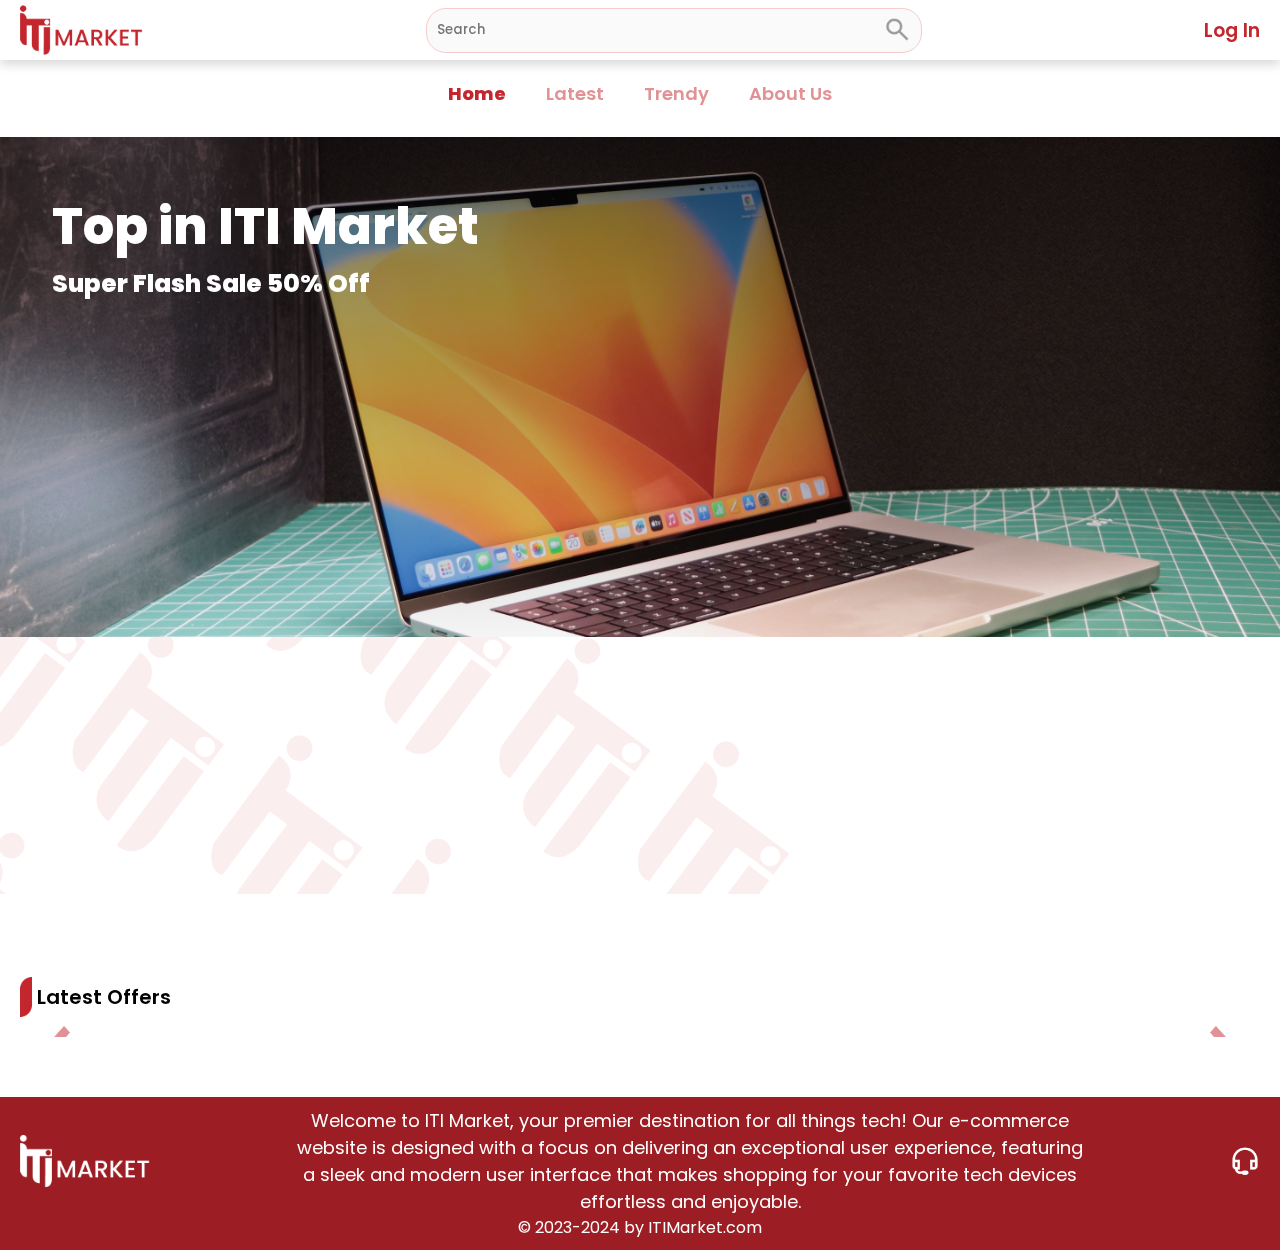
<file: index.html>
<!DOCTYPE html>
<html lang="en">
  <head>
    <meta charset="UTF-8" />
    <link rel="icon" type="image/x-icon" href="./Assets/favicon.png" />
    <meta name="viewport" content="width=device-width, initial-scale=1.0" />
    <link rel="stylesheet" href="./Styles/layouts.css" />
    <link rel="stylesheet" href="./Styles/home.css" />
    <link rel="stylesheet" href="./Styles/dialogue.css" />

    <link rel="preconnect" href="https://fonts.googleapis.com" />
    <link rel="preconnect" href="https://fonts.gstatic.com" crossorigin />
    <link
      href="https://fonts.googleapis.com/css2?family=Poppins:ital,wght@0,100;0,200;0,300;0,400;0,500;0,600;0,700;0,800;0,900;1,100;1,200;1,300;1,400;1,500;1,600;1,700;1,800;1,900&display=swap"
      rel="stylesheet" />
    <title>ITI Market</title>
  </head>
  <body>
    <!-- MaxWarning----------------------------->
    <div id="maxWarning">
      <img src="./Assets/warning.png" alt="" />
      <div id="loadBg"></div>
      <div id="load"></div>
    </div>
    <!---------------------------------------------->

    <!-- CartDialogue----------------------------->
    <div class="BackDark">
      <div class="CartDialogue">
        <img class="CartDialogue_Bg" src="./Assets/dialogueBg.png" />
        <p class="CartDialogue_title">Item Added to Cart Successfully!</p>
        <p class="CartDialogue_text">
          Your selection is now safe and sound in your cart. Ready to check out
          or continue shopping?
        </p>
        <img class="CartDialogue_icon" src="./Assets/CartDialogueIcon.png" />
        <button id="yourCart">Your Cart</button>
      </div>
    </div>
    <!---------------------------------------------->

    <!-- SignInDialogue----------------------------->
    <div class="BackDark2">
      <div class="CartDialogue">
        <img class="CartDialogue_Bg" src="./Assets/dialogueBg.png" />
        <p class="CartDialogue_title">Please sign in first</p>
        <p class="CartDialogue_text">
          Sign in for a seamless experience! Enjoy custom recommendations and
          exclusive benefits.
        </p>
        <img class="CartDialogue_icon" src="./Assets/SignDialogueIcon.png" />
        <button id="signInButton">Sign In</button>
      </div>
    </div>
    <!---------------------------------------------->

    <!-- Header ---------------------------------------------------->
    <header>
      <!-- logo -->
      <img src="./Assets/LOGO.png" height="50px" alt="ITI Market Logo" />

      <!-- searchBar -->
      <div id="searchBar">
        <input id="searchInput" type="search" placeholder="Search" />
        <img src="./Assets/search.png" />
        <div id="searchResults"></div>
      </div>

      <!-- headrActions -->
      <div id="headrActions">
        <span id="cartCounter">0</span>
        <a id="cartIcon" href="./Pages/cart.html">
          <img src="./Assets/cart.png" alt="profile" />
        </a>

        <a id="profileIcon" href="./Pages/profile.html">
          <img src="./Assets/profile.png" alt="profile" />
        </a>

        <p id="log">Log Out</p>
      </div>
    </header>
    <!-------------------------------------------------------------->

    <!-- NavBar ---------------------------------------------------->
    <nav>
      <a class="selected" href="/">Home</a>
      <a href="./Pages/latest.html">Latest</a>
      <a href="./Pages/trendy.html">Trendy</a>
      <a href="./Pages/aboutUs.html">About Us</a>
    </nav>
    <!-------------------------------------------------------------->
    <!-- responsive warning -->
    <img id="res" src="../Assets/responsive.png" />
    <!--  -->
    <main>
      <!-- background -->
      <img id="bg" src="./Assets/BG.png" alt="Background Image" />
      <!---->
      <!-- products -->
      <div id="Top">
        <img id="TopCover" src="./Assets/home2.png" alt="Promotion Image" />
        <div id="TopTitle">
          <span>Top in ITI Market</span>
          <span style="font-size: 25px">Super Flash Sale 50% Off</span>
        </div>
        <div id="topContainer"></div>
      </div>

      <!-- Latest section -->
      <div style="padding: 20px">
        <div id="latestTag">
          <img height="40px" src="./Assets/tag.png" alt="" />
          <p>Latest Offers</p>
        </div>

        <div id="latestProducts">
          <button class="arrow left-arrow" onclick="moveSlide(-1)">
            <img src="./Assets/left.png" />
          </button>
          <div id="latestContainer"></div>
          <button class="arrow right-arrow" onclick="moveSlide(1)">
            <img src="./Assets/right.png" />
          </button>
        </div>
      </div>
    </main>

    <!-- Footer ---------------------------------------------------->
    <footer>
      <div>
        <img src="./Assets/FooterLOGO.png" width="130px" alt="Footer Logo" />
        <p>
          Welcome to ITI Market, your premier destination for all things tech!
          Our e-commerce website is designed with a focus on delivering an
          exceptional user experience, featuring a sleek and modern user
          interface that makes shopping for your favorite tech devices
          effortless and enjoyable.
        </p>
        <img
          src="./Assets/customerService.png"
          alt="Customer Service"
          width="30px" />
      </div>
      <p>&copy; 2023-2024 by ITIMarket.com</p>
    </footer>
    <!-------------------------------------------------------------->
    <script src="./Scripts/Cart.js"></script>
    <script src="./Scripts/SearchBar.js"></script>
    <script src="./Scripts/Dialogue.js"></script>
    <script src="./Scripts/Home.js"></script>
  </body>
</html>
</file>
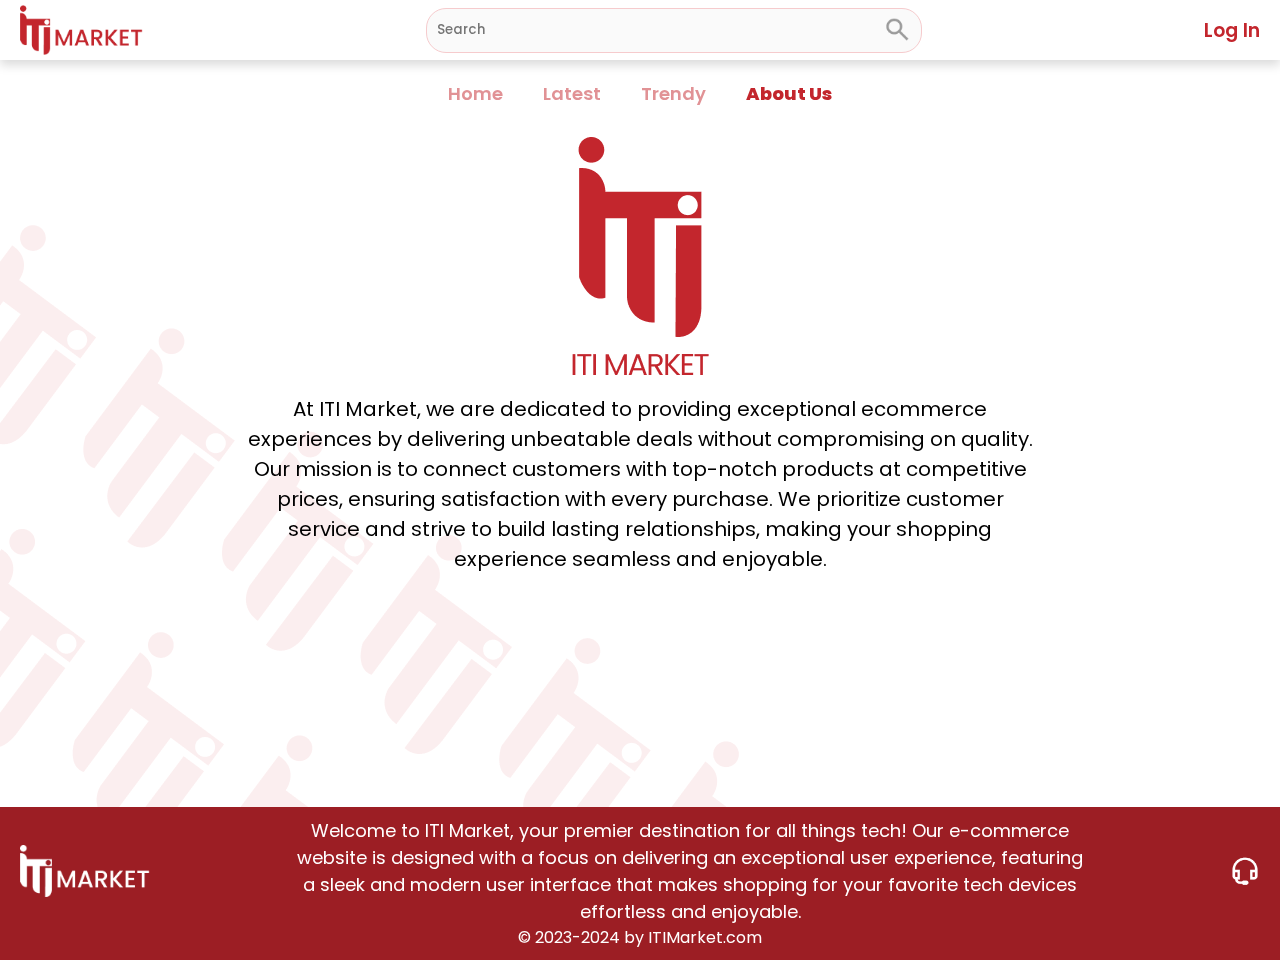
<file: Pages/aboutUs.html>
<!DOCTYPE html>
<html lang="en">
  <head>
    <meta charset="UTF-8" />
    <link rel="icon" type="image/x-icon" href="./Assets/favicon.png" />
    <meta name="viewport" content="width=device-width, initial-scale=1.0" />
    <!-- styles -->
    <link rel="stylesheet" href="../Styles/layouts.css" />
    <!-- poppins font -->
    <link rel="preconnect" href="https://fonts.googleapis.com" />
    <link rel="preconnect" href="https://fonts.gstatic.com" crossorigin />
    <link
      href="https://fonts.googleapis.com/css2?family=Poppins:ital,wght@0,100;0,200;0,300;0,400;0,500;0,600;0,700;0,800;0,900;1,100;1,200;1,300;1,400;1,500;1,600;1,700;1,800;1,900&display=swap"
      rel="stylesheet" />

    <title>ITI Market</title>
  </head>
  <body>
    <!-- Header ---------------------------------------------------->
    <header>
      <!-- logo -->
      <img src="../Assets/LOGO.png" height="50px" alt="" />
      <!-- searchBar -->
      <div id="searchBar">
        <input id="searchInput" type="search" placeholder="Search" />
        <img src="../Assets/search.png" />
        <div id="searchResults"></div>
      </div>
      <!-- headrActions -->
      <div id="headrActions">
        <span id="cartCounter">1</span>
        <a id="cartIcon" href="./cart.html">
          <img src="../Assets/cart.png" alt="profile" />
        </a>

        <a id="profileIcon" href="./profile.html">
          <img src="../Assets/profile.png" alt="profile" />
        </a>
        <p id="log">Log Out</p>
      </div>
    </header>
    <!-------------------------------------------------------------->

    <!-- NavBar ---------------------------------------------------->
    <nav>
      <a href="../index.html">Home</a>
      <a href="./latest.html">Latest</a>
      <a href="./trendy.html">Trendy</a>
      <a class="selected" href="/">About Us</a>
    </nav>
    <!-------------------------------------------------------------->

    <!-- responsive warning -->
    <img id="res" src="../Assets/responsive.png" />
    <!--  -->

    <main style="text-align: center">
      <!-- backgroubd -->
      <img id="bg" src="../Assets/BG.png" />
      <!---->

      <img src="../Assets/aboutUs.png" alt="" />
      <p style="max-width: 800px; margin: auto; font-size: 20px">
        At ITI Market, we are dedicated to providing exceptional ecommerce
        experiences by delivering unbeatable deals without compromising on
        quality. Our mission is to connect customers with top-notch products at
        competitive prices, ensuring satisfaction with every purchase. We
        prioritize customer service and strive to build lasting relationships,
        making your shopping experience seamless and enjoyable.
      </p>
    </main>

    <!-- Footer ---------------------------------------------------->
    <footer>
      <div>
        <img src="../Assets/FooterLOGO.png" width="130px" />
        <p>
          Welcome to ITI Market, your premier destination for all things tech!
          Our e-commerce website is designed with a focus on delivering an
          exceptional user experience, featuring a sleek and modern user
          interface that makes shopping for your favorite tech devices
          effortless and enjoyable.
        </p>
        <img
          src="../Assets/customerService.png"
          alt="customerService"
          width="30px" />
      </div>
      <p>© 2023-2024 by ITIMarket.com</p>
    </footer>
    <!-------------------------------------------------------------->
  </body>
  <script src="../Scripts/SearchBar.js"></script>
</html>
</file>
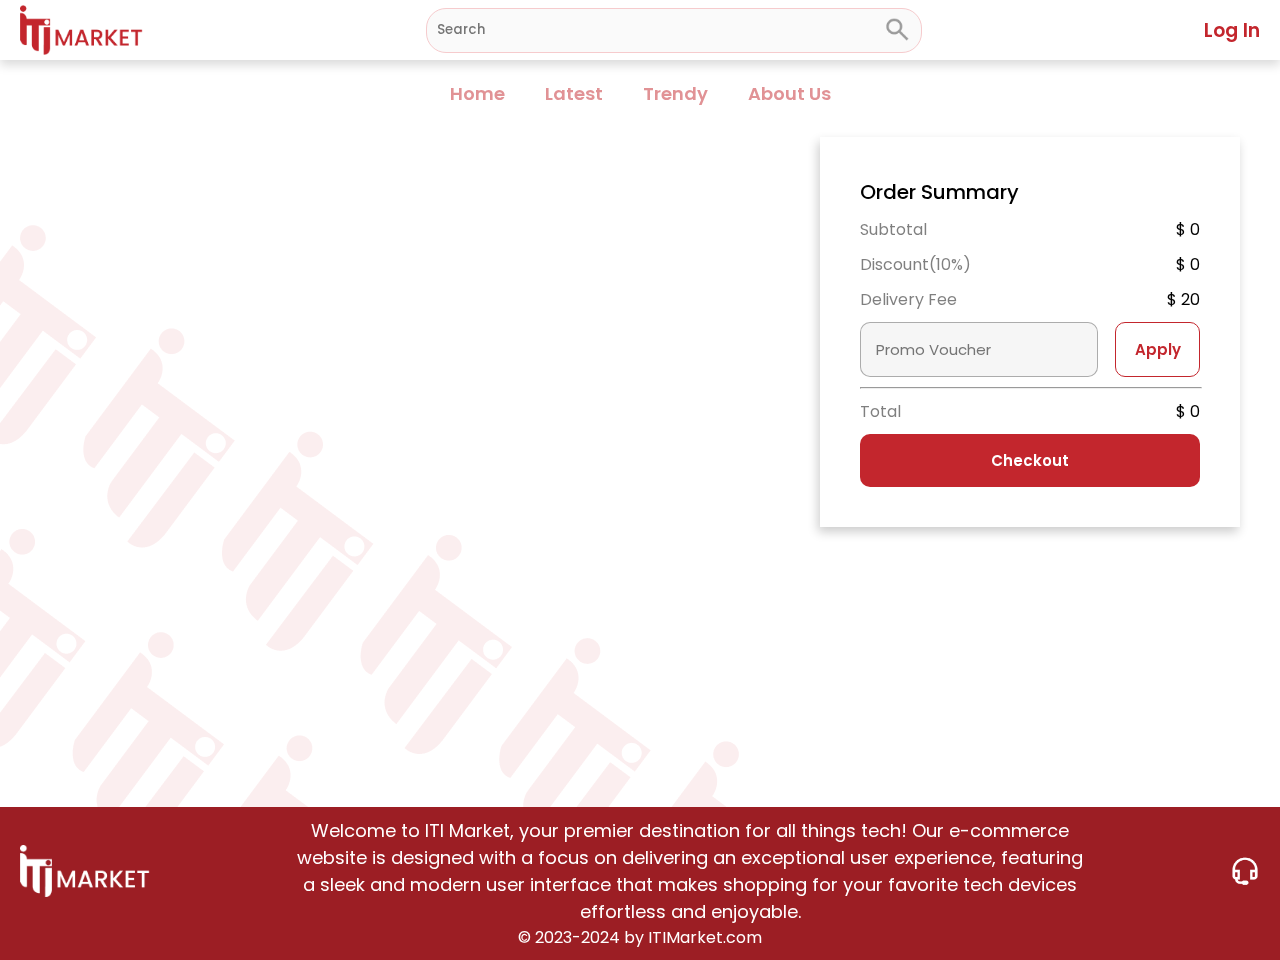
<file: Pages/cart.html>
<!DOCTYPE html>
<html lang="en">
  <head>
    <meta charset="UTF-8" />
    <link rel="icon" type="image/x-icon" href="../Assets/favicon.png" />
    <meta name="viewport" content="width=device-width, initial-scale=1.0" />
    <link rel="stylesheet" href="../Styles/dialogue.css" />
    <link rel="stylesheet" href="../Styles/cart.css" />
    <link rel="stylesheet" href="../Styles/layouts.css" />
    <link rel="preconnect" href="https://fonts.googleapis.com" />
    <link rel="preconnect" href="https://fonts.gstatic.com" crossorigin />
    <link
      href="https://fonts.googleapis.com/css2?family=Poppins:ital,wght@0,100;0,200;0,300;0,400;0,500;0,600;0,700&display=swap"
      rel="stylesheet" />
    <title>ITI Market</title>
  </head>
  <body>
    <!-- MaxWarning----------------------------->
    <div id="maxWarning">
      <img src="../Assets/warning.png" alt="" />
      <div id="loadBg"></div>
      <div id="load"></div>
    </div>
    <!---------------------------------------------->

    <!-- Header ---------------------------------------------------->
    <header>
      <!-- logo -->
      <img src="../Assets/LOGO.png" height="50px" alt="" />
      <!-- searchBar -->
      <div id="searchBar">
        <input id="searchInput" type="search" placeholder="Search" />
        <img src="../Assets/search.png" />
        <div id="searchResults"></div>
      </div>
      <!-- headrActions -->
      <div id="headrActions">
        <span id="cartCounter">1</span>
        <a id="cartIcon" href="./cart.html">
          <img src="../Assets/cart.png" alt="profile" />
        </a>

        <a id="profileIcon" href="./profile.html">
          <img src="../Assets/profile.png" alt="profile" />
        </a>

        <p id="log">Log Out</p>
      </div>
    </header>
    <!-------------------------------------------------------------->
    <nav>
      <a href="../index.html">Home</a>
      <a href="../Pages/latest.html">Latest</a>
      <a href="../Pages/trendy.html">Trendy</a>
      <a href="../Pages/aboutUs.html">About Us</a>
    </nav>

    <!-- responsive warning -->
    <img id="res" src="../Assets/responsive.png" />
    <!--  -->

    <main>
      <!-- backgroubd -->
      <img id="bg" src="../Assets/BG.png" />
      <!---->

      <!-- cartList -->
      <div id="cartList"></div>

      <!-- orderSummary -->
      <div id="orderSummary">
        <p class="orderSummary_title">Order Summary</p>

        <div class="orderSummary_item">
          <span>Subtotal</span> <span id="subTotal">$ 201</span>
        </div>

        <div class="orderSummary_item">
          <span>Discount(10%)</span> <span id="afterDiscount">$ 21</span>
        </div>

        <div class="orderSummary_item">
          <span>Delivery Fee</span> <span>$ 20</span>
        </div>

        <div class="orderSummary_item">
          <input type="text" placeholder="Promo Voucher" />
          <button>Apply</button>
        </div>
        <hr />
        <div class="orderSummary_item">
          <span>Total</span> <span id="finalTotal">$ 21</span>
        </div>

        <button id="checkout">Checkout</button>
      </div>
    </main>

    <footer>
      <div>
        <img src="../Assets/FooterLOGO.png" width="130px" alt="Footer Logo" />
        <p>
          Welcome to ITI Market, your premier destination for all things tech!
          Our e-commerce website is designed with a focus on delivering an
          exceptional user experience, featuring a sleek and modern user
          interface that makes shopping for your favorite tech devices
          effortless and enjoyable.
        </p>
        <img
          src="../Assets/customerService.png"
          alt="Customer Service"
          width="30px" />
      </div>
      <p>&copy; 2023-2024 by ITIMarket.com</p>
    </footer>
  </body>
  <script src="../Scripts/Dialogue.js"></script>
  <script src="../Scripts/Cart.js"></script>
  <script src="../Scripts/SearchBar.js"></script>
</html>
</file>
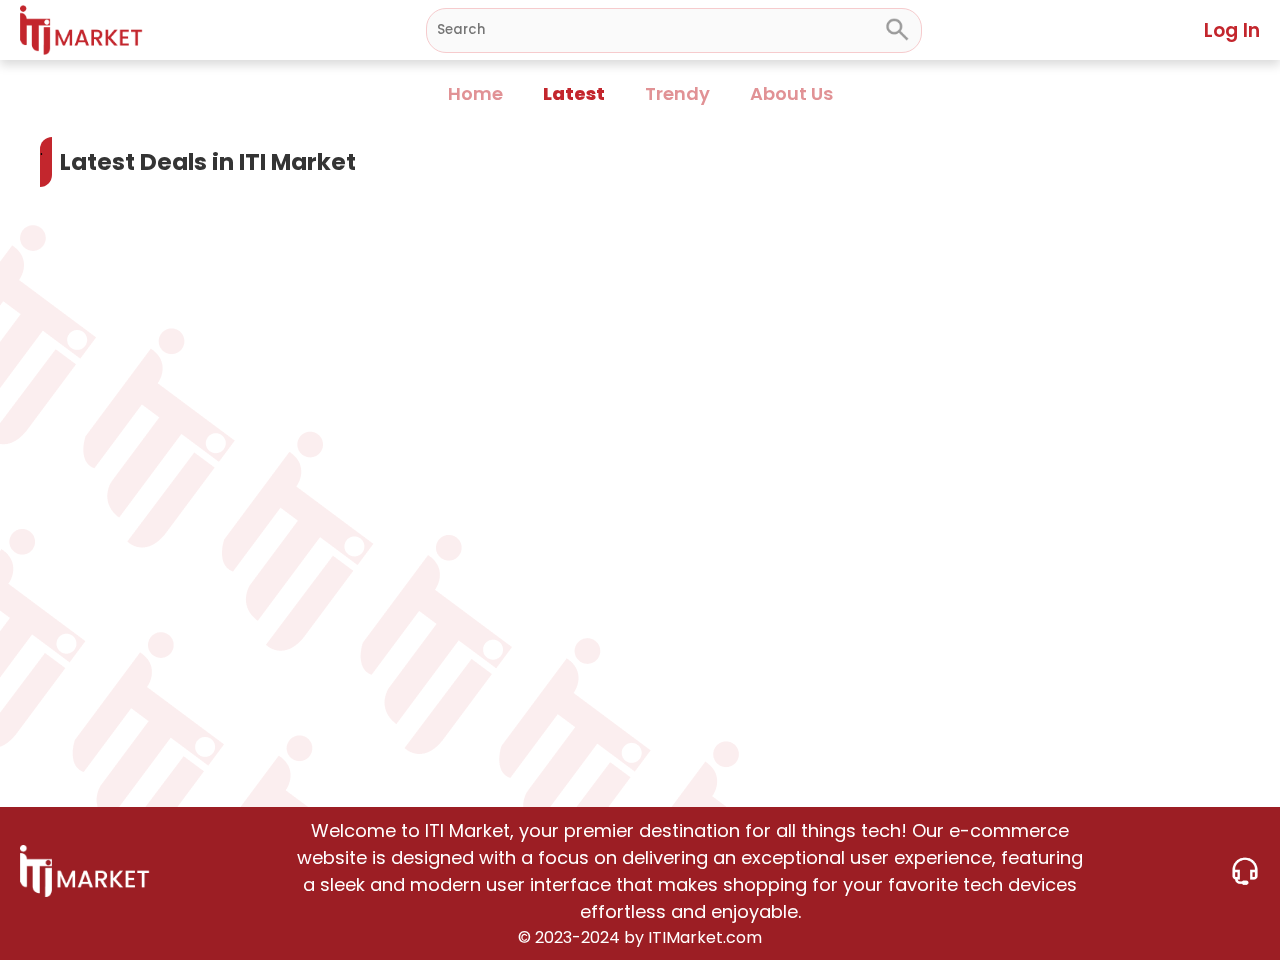
<file: Pages/latest.html>
<!DOCTYPE html>
<html lang="en">
  <head>
    <meta charset="UTF-8" />
    <link rel="icon" type="image/x-icon" href="./Assets/favicon.png" />
    <meta name="viewport" content="width=device-width, initial-scale=1.0" />
    <!-- styles -->
    <link rel="stylesheet" href="../Styles/latest.css" />
    <link rel="stylesheet" href="../Styles/layouts.css" />
    <link rel="stylesheet" href="../Styles/dialogue.css" />
    <!-- poppins font -->
    <link rel="preconnect" href="https://fonts.googleapis.com" />
    <link rel="preconnect" href="https://fonts.gstatic.com" crossorigin />
    <link
      href="https://fonts.googleapis.com/css2?family=Poppins:ital,wght@0,100;0,200;0,300;0,400;0,500;0,600;0,700;0,800;0,900;1,100;1,200;1,300;1,400;1,500;1,600;1,700;1,800;1,900&display=swap"
      rel="stylesheet" />

    <title>ITI Market</title>
  </head>
  <body>
    <!-- MaxWarning----------------------------->
    <div id="maxWarning">
      <img src="../Assets/warning.png" alt="" />
      <div id="loadBg"></div>
      <div id="load"></div>
    </div>
    <!---------------------------------------------->

    <!-- CartDialogue----------------------------->
    <div class="BackDark">
      <div class="CartDialogue">
        <img class="CartDialogue_Bg" src="../Assets/dialogueBg.png" />
        <p class="CartDialogue_title">Item Added to Cart Successfully!</p>
        <p class="CartDialogue_text">
          Your selection is now safe and sound in your cart. Ready to check out
          or continue shopping?
        </p>
        <img class="CartDialogue_icon" src="../Assets/CartDialogueIcon.png" />
        <button id="yourCart">Your Cart</button>
      </div>
    </div>
    <!---------------------------------------------->

    <!-- SignInDialogue----------------------------->
    <div class="BackDark2">
      <div class="CartDialogue">
        <img class="CartDialogue_Bg" src="../Assets/dialogueBg.png" />
        <p class="CartDialogue_title">Please sign in first</p>
        <p class="CartDialogue_text">
          Sign in for a seamless experience! Enjoy custom recommendations and
          exclusive benefits.
        </p>
        <img class="CartDialogue_icon" src="../Assets/SignDialogueIcon.png" />
        <button id="signInButton">Sign In</button>
      </div>
    </div>
    <!---------------------------------------------->

    <!-- Header ---------------------------------------------------->
    <header>
      <!-- logo -->
      <img src="../Assets/LOGO.png" height="50px" alt="" />
      <!-- searchBar -->
      <div id="searchBar">
        <input id="searchInput" type="search" placeholder="Search" />
        <img src="../Assets/search.png" />
        <div id="searchResults"></div>
      </div>
      <!-- headrActions -->
      <div id="headrActions">
        <span id="cartCounter">1</span>
        <a id="cartIcon" href="./cart.html">
          <img src="../Assets/cart.png" alt="profile" />
        </a>

        <a id="profileIcon" href="./profile.html">
          <img src="../Assets/profile.png" alt="profile" />
        </a>

        <p id="log">Log Out</p>
      </div>
    </header>
    <!-------------------------------------------------------------->

    <!-- NavBar ---------------------------------------------------->
    <nav>
      <a href="../index.html">Home</a>
      <a class="selected" href="/">Latest</a>
      <a href="./trendy.html">Trendy</a>
      <a href="./aboutUs.html">About Us</a>
    </nav>
    <!-------------------------------------------------------------->

    <!-- responsive warning -->
    <img id="res" src="../Assets/responsive.png" />
    <!--  -->

    <main>
      <!-- backgroubd -->
      <img id="bg" src="../Assets/BG.png" />
      <!---->
      <!-- title -->
      <div class="title">
        <div>.</div>
        <h1>Latest Deals in ITI Market</h1>
      </div>
      <!-------------------------------------------------------------->

      <!-- tabs -->
      <div class="categories"></div>

      <!-------------------------------------------------------------->
      <!-- show products -->
      <div id="products"></div>
      <!-------------------------------------------------------------->
    </main>

    <!-- Footer ---------------------------------------------------->
    <footer>
      <div>
        <img src="../Assets/FooterLOGO.png" width="130px" />
        <p>
          Welcome to ITI Market, your premier destination for all things tech!
          Our e-commerce website is designed with a focus on delivering an
          exceptional user experience, featuring a sleek and modern user
          interface that makes shopping for your favorite tech devices
          effortless and enjoyable.
        </p>
        <img
          src="../Assets/customerService.png"
          alt="customerService"
          width="30px" />
      </div>
      <p>© 2023-2024 by ITIMarket.com</p>
    </footer>
    <!-------------------------------------------------------------->
    <script src="../Scripts/Cart.js"></script>
    <script src="../Scripts/SearchBar.js"></script>
    <script src="../Scripts/Dialogue.js"></script>
    <script src="../Scripts/latest.js"></script>
  </body>
</html>
</file>
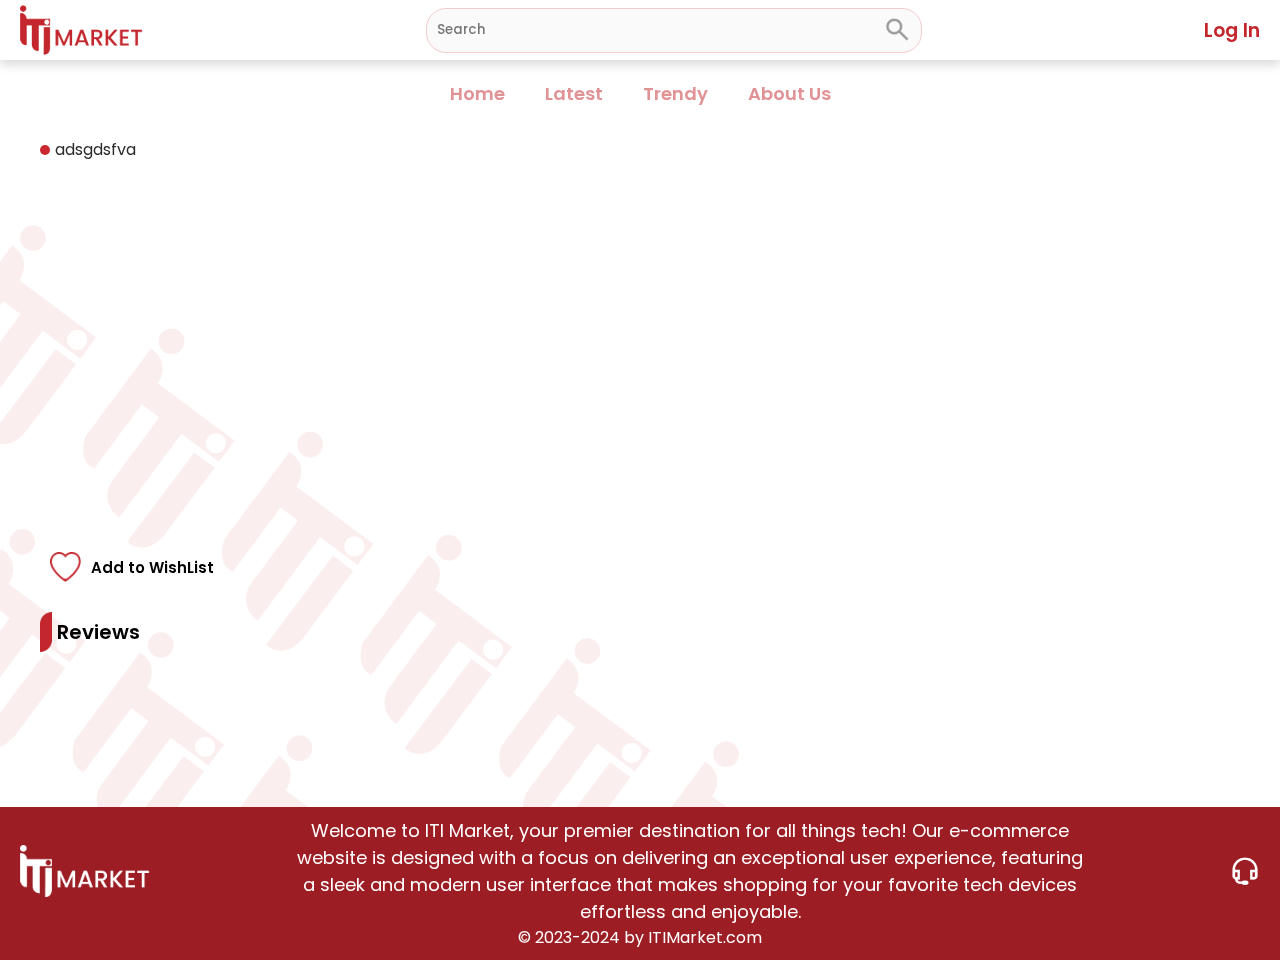
<file: Pages/productDetails.html>
<!DOCTYPE html>
<html lang="en">
  <head>
    <meta charset="UTF-8" />
    <link rel="icon" type="image/x-icon" href="./Assets/favicon.png" />
    <meta name="viewport" content="width=device-width, initial-scale=1.0" />
    <!-- styles -->
    <link rel="stylesheet" href="../Styles/layouts.css" />
    <link rel="stylesheet" href="../Styles/dialogue.css" />
    <link rel="stylesheet" href="../Styles/productdetails.css" />
    <!-- poppins font -->
    <link rel="preconnect" href="https://fonts.googleapis.com" />
    <link rel="preconnect" href="https://fonts.gstatic.com" crossorigin />
    <link
      href="https://fonts.googleapis.com/css2?family=Poppins:ital,wght@0,100;0,200;0,300;0,400;0,500;0,600;0,700;0,800;0,900;1,100;1,200;1,300;1,400;1,500;1,600;1,700;1,800;1,900&display=swap"
      rel="stylesheet" />

    <title>ITI Market</title>
  </head>
  <body>
    <!-- MaxWarning----------------------------->
    <div id="maxWarning">
      <img src="../Assets/warning.png" alt="" />
      <div id="loadBg"></div>
      <div id="load"></div>
    </div>
    <!---------------------------------------------->

    <!-- CartDialogue----------------------------->
    <div class="BackDark">
      <div class="CartDialogue">
        <img class="CartDialogue_Bg" src="../Assets/dialogueBg.png" />
        <p class="CartDialogue_title">Item Added to Cart Successfully!</p>
        <p class="CartDialogue_text">
          Your selection is now safe and sound in your cart. Ready to check out
          or continue shopping?
        </p>
        <img class="CartDialogue_icon" src="../Assets/CartDialogueIcon.png" />
        <button id="yourCart">Your Cart</button>
      </div>
    </div>
    <!---------------------------------------------->

    <!-- SignInDialogue----------------------------->
    <div class="BackDark2">
      <div class="CartDialogue">
        <img class="CartDialogue_Bg" src="../Assets/dialogueBg.png" />
        <p class="CartDialogue_title">Please sign in first</p>
        <p class="CartDialogue_text">
          Sign in for a seamless experience! Enjoy custom recommendations and
          exclusive benefits.
        </p>
        <img class="CartDialogue_icon" src="../Assets/SignDialogueIcon.png" />
        <button id="signInButton">Sign In</button>
      </div>
    </div>
    <!---------------------------------------------->

    <!-- WishListDialogue----------------------------->
    <div class="BackDark3">
      <div class="CartDialogue">
        <img class="CartDialogue_Bg" src="../Assets/dialogueBg.png" />
        <p class="CartDialogue_title">
          Item Added to your Wishlist Successfully!
        </p>
        <p class="CartDialogue_text">
          Your selection is now safe and sound in your Wishlist, you can view it
          in you profile
        </p>
        <img class="CartDialogue_icon" src="../Assets/wishlist.png" />
        <button id="profile">Your Profile</button>
      </div>
    </div>
    <!---------------------------------------------->

    <!-- Header ---------------------------------------------------->
    <header>
      <!-- logo -->
      <img src="../Assets/LOGO.png" height="50px" alt="" />
      <!-- searchBar -->
      <div id="searchBar">
        <input id="searchInput" type="search" placeholder="Search" />
        <img src="../Assets/search.png" />
        <div id="searchResults"></div>
      </div>
      <!-- headrActions -->
      <div id="headrActions">
        <span id="cartCounter">1</span>
        <a id="cartIcon" href="./cart.html">
          <img src="../Assets/cart.png" alt="profile" />
        </a>

        <a id="profileIcon" href="./profile.html">
          <img src="../Assets/profile.png" alt="profile" />
        </a>
        <p id="log">Log Out</p>
      </div>
    </header>
    <!-------------------------------------------------------------->

    <!-- NavBar ---------------------------------------------------->
    <nav>
      <a href="../index.html">Home</a>
      <a href="./latest.html">Latest</a>
      <a href="./trendy.html">Trendy</a>
      <a href="./aboutUs.html">About Us</a>
    </nav>
    <!-------------------------------------------------------------->

    <!-- responsive warning -->
    <img id="res" src="../Assets/responsive.png" />
    <!--  -->

    <main>
      <!-- backgroubd -->
      <img id="bg" src="../Assets/BG.png" />
      <!---->

      <div class="pageTop">
        <span class="dot"></span>
        <p id="topData">adsgdsfva</p>
      </div>

      <div id="product">
        <div id="productdetails"></div>
        <div id="productimage">
          <div id="main-img"></div>
          <div id="gallery"></div>
        </div>
        <div class="clear"></div>

        <button id="wishlistButton">
          <img
            id="wishlistButton_Icon"
            height="100%"
            src="../Assets/addToWish.png"
            alt="" />Add to WishList
        </button>
      </div>

      <div style="padding: 0px 20px">
        <div id="reviewsTag">
          <img height="40px" src="../Assets/tag.png" alt="" />
          <p>Reviews</p>
        </div>
      </div>
      <div id="reviews"></div>
    </main>

    <!-- Footer ---------------------------------------------------->
    <footer>
      <div>
        <img src="../Assets/FooterLOGO.png" width="130px" />
        <p>
          Welcome to ITI Market, your premier destination for all things tech!
          Our e-commerce website is designed with a focus on delivering an
          exceptional user experience, featuring a sleek and modern user
          interface that makes shopping for your favorite tech devices
          effortless and enjoyable.
        </p>
        <img
          src="../Assets/customerService.png"
          alt="customerService"
          width="30px" />
      </div>
      <p>© 2023-2024 by ITIMarket.com</p>
    </footer>
    <!-------------------------------------------------------------->
    <script src="../Scripts/WishList.js"></script>
    <script src="../Scripts/Dialogue.js"></script>
    <script src="../Scripts/Cart.js"></script>
    <script src="../Scripts/SearchBar.js"></script>
    <script src="../Scripts/productDetails.js"></script>
  </body>
</html>
</file>
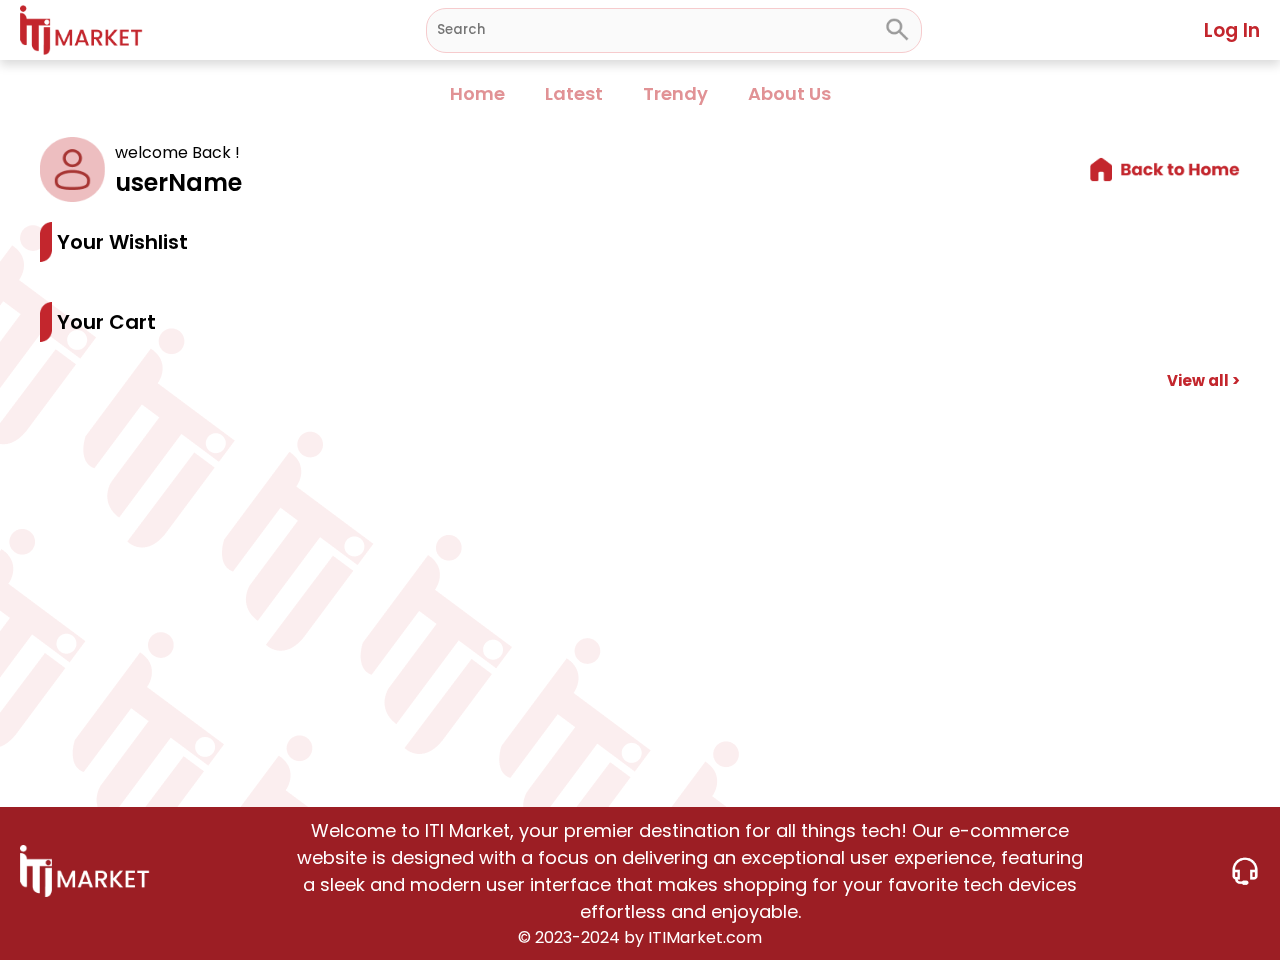
<file: Pages/profile.html>
<!DOCTYPE html>
<html lang="en">
  <head>
    <meta charset="UTF-8" />
    <link rel="icon" type="image/x-icon" href="./Assets/favicon.png" />
    <meta name="viewport" content="width=device-width, initial-scale=1.0" />
    <!-- styles -->
    <link rel="stylesheet" href="../Styles/profile.css" />
    <link rel="stylesheet" href="../Styles/layouts.css" />
    <link rel="stylesheet" href="../Styles/dialogue.css" />
    <!-- poppins font -->
    <link rel="preconnect" href="https://fonts.googleapis.com" />
    <link rel="preconnect" href="https://fonts.gstatic.com" crossorigin />
    <link
      href="https://fonts.googleapis.com/css2?family=Poppins:ital,wght@0,100;0,200;0,300;0,400;0,500;0,600;0,700;0,800;0,900;1,100;1,200;1,300;1,400;1,500;1,600;1,700;1,800;1,900&display=swap"
      rel="stylesheet" />

    <title>ITI Market</title>
  </head>
  <body>
    <!-- Header ---------------------------------------------------->
    <header>
      <!-- logo -->
      <img src="../Assets/LOGO.png" height="50px" alt="" />
      <!-- searchBar -->
      <div id="searchBar">
        <input id="searchInput" type="search" placeholder="Search" />
        <img src="../Assets/search.png" />
        <div id="searchResults"></div>
      </div>
      <!-- headrActions -->
      <div id="headrActions">
        <span id="cartCounter">1</span>
        <a id="cartIcon" href="./cart.html">
          <img src="../Assets/cart.png" alt="profile" />
        </a>

        <a id="profileIcon" href="./profile.html">
          <img src="../Assets/profile.png" alt="profile" />
        </a>
        <p id="log">Log Out</p>
      </div>
    </header>
    <!-------------------------------------------------------------->

    <!-- NavBar ---------------------------------------------------->
    <nav>
      <a href="../index.html">Home</a>
      <a href="./latest.html">Latest</a>
      <a href="./trendy.html">Trendy</a>
      <a href="./aboutUs.html">About Us</a>
    </nav>
    <!-------------------------------------------------------------->
    <!-- responsive warning -->
    <img id="res" src="../Assets/responsive.png" />
    <!--  -->

    <main>
      <!-- backgroubd -->
      <img id="bg" src="../Assets/BG.png" />
      <!---->

      <div id="topProfile">
        <!-- user section -->
        <div id="userSection">
          <img src="../Assets/user.png" alt="user" />
          <div>
            <p>welcome Back !</p>
            <p id="userSection_name">loading</p>
          </div>
        </div>
        <!---->

        <img id="homeButton" src="../Assets/HomeBack.png" alt="" />
      </div>

      <!-- whishList section -->
      <div style="padding: 20px">
        <div id="wishTag">
          <img height="40px" src="../Assets/tag.png" alt="" />
          <p>Your Wishlist</p>
        </div>
      </div>
      <div id="wishList"></div>

      <!-- cart section -->
      <div style="padding: 20px">
        <div id="wishTag">
          <img height="40px" src="../Assets/tag.png" alt="" />
          <p>Your Cart</p>
        </div>
      </div>
      <div id="pofileCart">
        <a href="./cart.html"> View all ></a>
      </div>
    </main>

    <!-- Footer ---------------------------------------------------->
    <footer>
      <div>
        <img src="../Assets/FooterLOGO.png" width="130px" />
        <p>
          Welcome to ITI Market, your premier destination for all things tech!
          Our e-commerce website is designed with a focus on delivering an
          exceptional user experience, featuring a sleek and modern user
          interface that makes shopping for your favorite tech devices
          effortless and enjoyable.
        </p>
        <img
          src="../Assets/customerService.png"
          alt="customerService"
          width="30px" />
      </div>
      <p>© 2023-2024 by ITIMarket.com</p>
    </footer>
    <!-------------------------------------------------------------->
  </body>
  <script src="../Scripts/WishList.js"></script>
  <script src="../Scripts/Cart.js"></script>
  <script src="../Scripts/SearchBar.js"></script>
  <script src="../Scripts/Profile.js"></script>
</html>
</file>
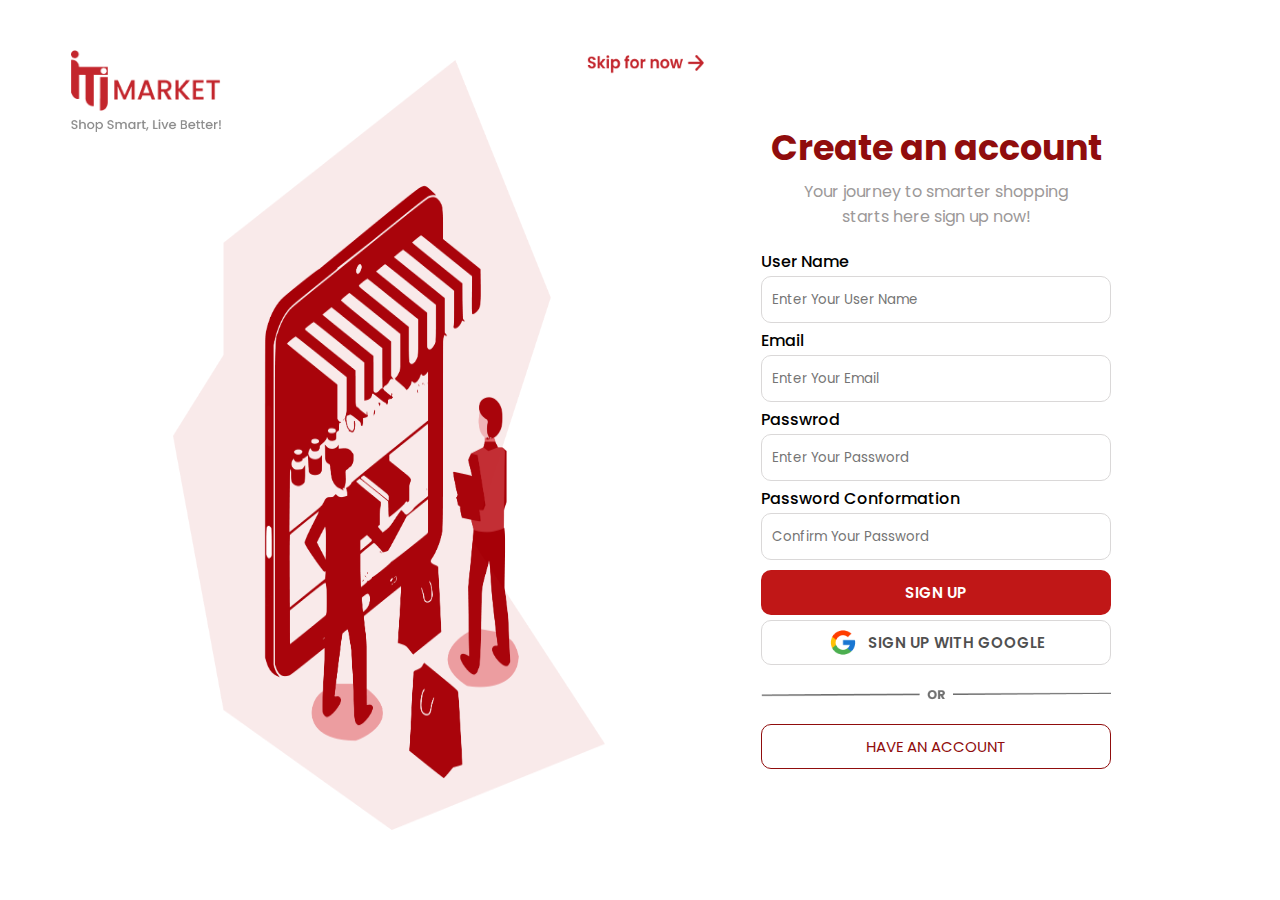
<file: Pages/signUp.html>
<!DOCTYPE html>
<html lang="en">
  <head>
    <meta charset="UTF-8" />
    <link rel="icon" type="image/x-icon" href="./Assets/favicon.png" />
    <meta name="viewport" content="width=device-width, initial-scale=1.0" />
    <!-- styles -->

    <link rel="stylesheet" href="../Styles/layouts.css" />
    <link rel="stylesheet" href="../Styles/signs.css" />
    <!-- poppins font -->
    <link rel="preconnect" href="https://fonts.googleapis.com" />
    <link rel="preconnect" href="https://fonts.gstatic.com" crossorigin />
    <link
      href="https://fonts.googleapis.com/css2?family=Poppins:ital,wght@0,100;0,200;0,300;0,400;0,500;0,600;0,700;0,800;0,900;1,100;1,200;1,300;1,400;1,500;1,600;1,700;1,800;1,900&display=swap"
      rel="stylesheet" />

    <title>ITI Market</title>
  </head>
  <body>
    <!-- responsive warning -->
    <img id="res" src="../Assets/responsive.png" />
    <!--  -->
    <main>
      <div class="left-section">
        <div class="left-section_logo">
          <img src="../Assets/LOGO.png" />
          <img src="../Assets/slogan.png" />
        </div>
        <img src="../Assets/skipSign.png" id="skip" />
        <img src="../Assets/signPic.png" alt="Shopping Illustration" />
      </div>

      <div class="right-section">
        <div class="formTop">
          <h2>Create an account</h2>
          <p>Your journey to smarter shopping starts here sign up now!</p>
        </div>

        <!-- signUp but same style as signIn -->
        <form id="signUpForm">
          <div class="formItem">
            <label for="userName"> User Name </label>
            <input
              type="text"
              id="userName"
              required
              placeholder="Enter Your User Name" />
          </div>

          <div class="formItem">
            <label for="email"> Email </label>
            <input
              type="email"
              id="email"
              required
              placeholder="Enter Your Email" />
          </div>

          <div class="formItem">
            <label for="password"> Passwrod </label>
            <input
              minlength="6"
              type="password"
              id="password"
              required
              placeholder="Enter Your Password" />
          </div>

          <div class="formItem">
            <label for="PasswordConformation"> Password Conformation </label>
            <input
              minlength="6"
              type="password"
              id="PasswordConformation"
              required
              placeholder="Confirm Your Password" />
          </div>

          <div id="signMessage"></div>

          <button id="signIn" type="submit">SIGN UP</button>

          <button class="btn-google">
            <img src="../Assets/google.png" alt="GoogleIcon" /> SIGN UP WITH
            GOOGLE
          </button>
        </form>

        <img width="80%" src="../Assets/or.png" style="opacity: 0.7" />

        <button id="no-account">HAVE AN ACCOUNT</button>
      </div>
    </main>
  </body>
  <script src="../Scripts/SignUp.js"></script>
</html>
</file>
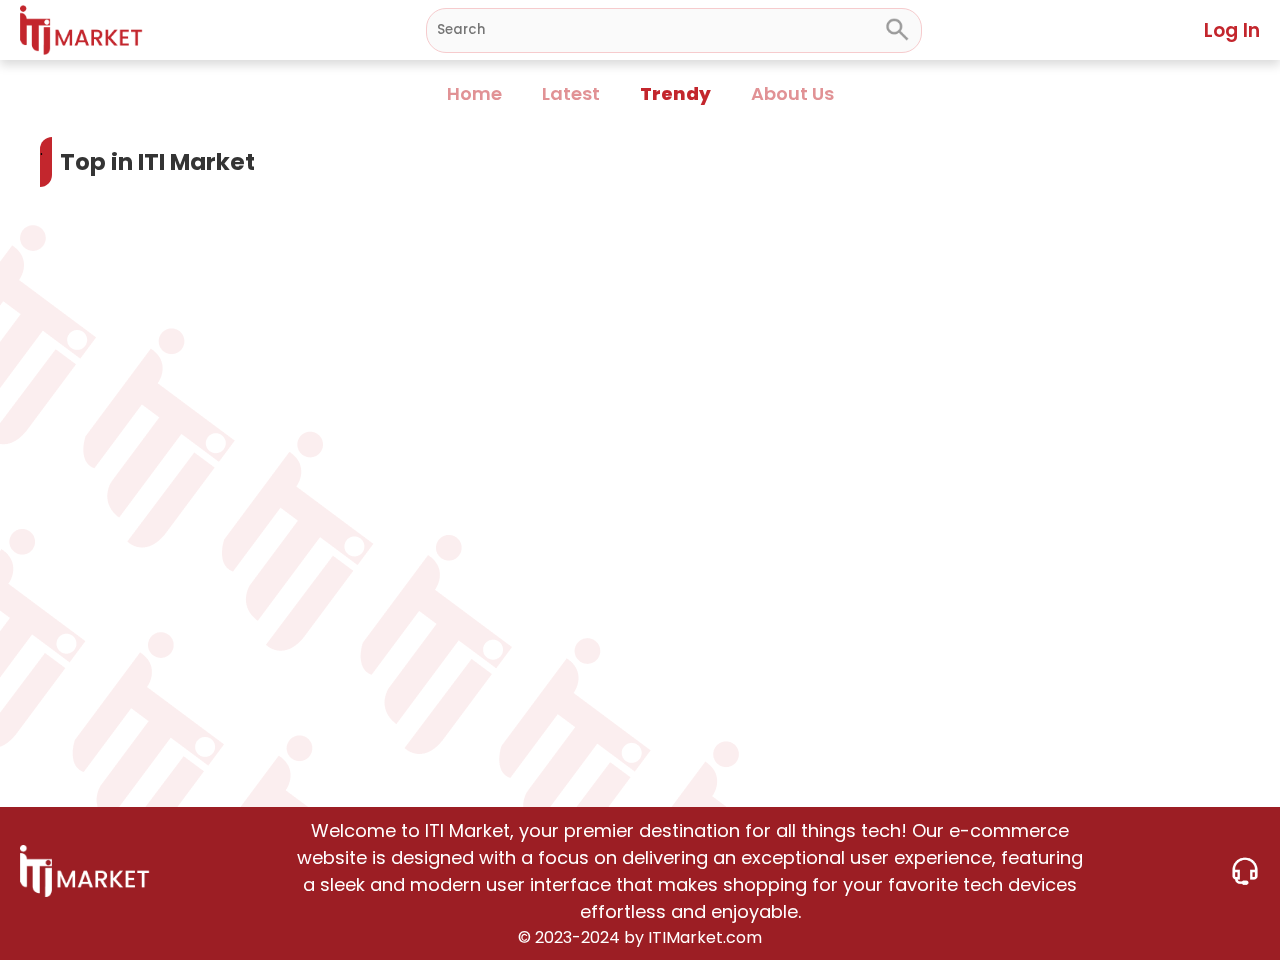
<file: Pages/trendy.html>
<!DOCTYPE html>
<html lang="en">
  <head>
    <meta charset="UTF-8" />
    <link rel="icon" type="image/x-icon" href="./Assets/favicon.png" />
    <meta name="viewport" content="width=device-width, initial-scale=1.0" />
    <!-- styles -->
    <link rel="stylesheet" href="../Styles/latest.css" />
    <link rel="stylesheet" href="../Styles/layouts.css" />
    <link rel="stylesheet" href="../Styles/dialogue.css" />
    <!-- poppins font -->
    <link rel="preconnect" href="https://fonts.googleapis.com" />
    <link rel="preconnect" href="https://fonts.gstatic.com" crossorigin />
    <link
      href="https://fonts.googleapis.com/css2?family=Poppins:ital,wght@0,100;0,200;0,300;0,400;0,500;0,600;0,700;0,800;0,900;1,100;1,200;1,300;1,400;1,500;1,600;1,700;1,800;1,900&display=swap"
      rel="stylesheet" />

    <title>ITI Market</title>
  </head>
  <body>
    <!-- MaxWarning----------------------------->
    <div id="maxWarning">
      <img src="../Assets/warning.png" alt="" />
      <div id="loadBg"></div>
      <div id="load"></div>
    </div>
    <!---------------------------------------------->
    <!-- CartDialogue----------------------------->
    <div class="BackDark">
      <div class="CartDialogue">
        <img class="CartDialogue_Bg" src="../Assets/dialogueBg.png" />
        <p class="CartDialogue_title">Item Added to Cart Successfully!</p>
        <p class="CartDialogue_text">
          Your selection is now safe and sound in your cart. Ready to check out
          or continue shopping?
        </p>
        <img class="CartDialogue_icon" src="../Assets/CartDialogueIcon.png" />
        <button id="yourCart">Your Cart</button>
      </div>
    </div>
    <!---------------------------------------------->

    <!-- SignInDialogue----------------------------->
    <div class="BackDark2">
      <div class="CartDialogue">
        <img class="CartDialogue_Bg" src="../Assets/dialogueBg.png" />
        <p class="CartDialogue_title">Please sign in first</p>
        <p class="CartDialogue_text">
          Sign in for a seamless experience! Enjoy custom recommendations and
          exclusive benefits.
        </p>
        <img class="CartDialogue_icon" src="../Assets/SignDialogueIcon.png" />
        <button id="signInButton">Sign In</button>
      </div>
    </div>
    <!---------------------------------------------->

    <!-- Header ---------------------------------------------------->
    <header>
      <!-- logo -->
      <img src="../Assets/LOGO.png" height="50px" alt="" />
      <!-- searchBar -->
      <div id="searchBar">
        <input id="searchInput" type="search" placeholder="Search" />
        <img src="../Assets/search.png" />
        <div id="searchResults"></div>
      </div>
      <!-- headrActions -->
      <div id="headrActions">
        <span id="cartCounter">1</span>
        <a id="cartIcon" href="./cart.html">
          <img src="../Assets/cart.png" alt="profile" />
        </a>

        <a id="profileIcon" href="./profile.html">
          <img src="../Assets/profile.png" alt="profile" />
        </a>

        <p id="log">Log Out</p>
      </div>
    </header>
    <!-------------------------------------------------------------->

    <!-- NavBar ---------------------------------------------------->
    <nav>
      <a href="../index.html">Home</a>
      <a href="./latest.html">Latest</a>
      <a class="selected" href="/">Trendy</a>
      <a href="./aboutUs.html">About Us</a>
    </nav>
    <!-------------------------------------------------------------->
    <!-- responsive warning -->
    <img id="res" src="../Assets/responsive.png" />
    <!--  -->
    <main>
      <!-- backgroubd -->
      <img id="bg" src="../Assets/BG.png" />
      <!---->
      <!-- title -->
      <div class="title">
        <div>.</div>
        <h1>Top in ITI Market</h1>
      </div>
      <!-------------------------------------------------------------->

      <!-- tabs -->
      <div class="categories"></div>

      <!-------------------------------------------------------------->
      <!-- show products -->
      <div id="products"></div>
      <!-------------------------------------------------------------->
    </main>

    <!-- Footer ---------------------------------------------------->
    <footer>
      <div>
        <img src="../Assets/FooterLOGO.png" width="130px" />
        <p>
          Welcome to ITI Market, your premier destination for all things tech!
          Our e-commerce website is designed with a focus on delivering an
          exceptional user experience, featuring a sleek and modern user
          interface that makes shopping for your favorite tech devices
          effortless and enjoyable.
        </p>
        <img
          src="../Assets/customerService.png"
          alt="customerService"
          width="30px" />
      </div>
      <p>© 2023-2024 by ITIMarket.com</p>
    </footer>
    <!-------------------------------------------------------------->
  </body>
  <script src="../Scripts/Dialogue.js"></script>
  <script src="../Scripts/Cart.js"></script>
  <script src="../Scripts/trendy.js"></script>
  <script src="../Scripts/SearchBar.js"></script>
</html>
</file>
<file: Styles/layouts.css>
/* Global Styles */
* {
  padding: 0px;
  margin: 0px;
  font-family: "poppins", sans-serif;
}

header {
  box-shadow: 0 5px 10px rgba(0, 0, 0, 0.15);
  padding: 5px 20px;
  margin-bottom: 20px;
  display: flex;
  justify-content: space-between;
  align-items: center;
  background-color: #fff;
  box-sizing: border-box;
}

#searchBar {
  width: 40%;
  max-width: 500px;
  box-sizing: border-box;
  position: relative;
  display: flex;
  justify-content: center;
  align-items: center;
  flex-direction: column;
}

#searchResults {
  box-shadow: 0 5px 10px rgba(0, 0, 0, 0.15);
  padding-top: 30px;
  padding-bottom: 10px;
  width: 100%;
  background-color: white;
  position: absolute;
  top: 20px;
  z-index: 1;
  display: none;
  flex-direction: column;
  border-radius: 0px 0px 20px 20px;
}

.searchResults_item {
  padding: 5px 10px;
  font-size: 14px;
}

.searchResults_item:hover {
  background-color: #facdcf;
}

#searchBar img {
  z-index: 2;
  width: 30px;
  position: absolute;
  top: 7px;
  right: 10px;
}

#searchBar input {
  z-index: 2;
  width: 100%;
  height: 45px;
  border-radius: 20px;
  border: rgb(246, 203, 205) solid 0.1px;
  background-color: #fafafa;
  padding: 0px 10px;
  font-weight: 500;
}

#headrActions {
  display: flex;
  justify-content: center;
  align-items: center;
  gap: 10px;
  position: relative;
}

#headrActions img {
  width: 35px;
  cursor: pointer;
}

#headrActions p {
  display: flex;
  justify-content: center;
  align-items: center;
  text-decoration: none;
  font-weight: 600;
  color: #c3262d;
  font-size: 19px;
  cursor: pointer;
  transition: color 0.2s ease;
}

#headrActions a:hover {
  color: #8b0a1a;
}

#cartCounter {
  color: white;
  background-color: #c3262d;
  font-size: 10px;
  font-weight: bold;
  padding: 3px 7px;
  box-sizing: border-box;
  border-radius: 100px;
  position: absolute;
  left: -5px;
  top: -1px;
}

nav {
  display: flex;
  justify-content: center;
  align-items: center;
  gap: 40px;
  margin-bottom: 30px;
}

nav a {
  font-size: 18px;
  text-decoration: none;
  font-weight: 600;
  color: #c3262d;
  opacity: 0.5;
  transition: all 0.2s ease;
}

nav a:hover {
  scale: 1.2;
  opacity: 0.8;
}

.selected {
  opacity: 1;
  font-weight: 800;
}

main {
  min-height: 70vh;
  margin-bottom: 40px;
}

#bg {
  position: fixed;
  top: 180px;
  left: 0;
  background-size: cover;
  background-position: center;
  z-index: -1;
}

footer {
  color: white;
  background-color: #9c1e24;
  padding: 10px 20px;
  display: flex;
  text-align: center;
  flex-direction: column;
  justify-content: center;
  align-items: center;
}

footer div p {
  max-width: 800px;
  font-size: 18px;
}

footer div {
  width: 100%;
  display: flex;
  justify-content: space-between;
  align-items: center;
}
#res {
  display: none;
}

/* phone */
@media (max-width: 500px) {
  body * {
    display: none;
  }

  body {
    display: flex;
    justify-content: center;
    align-items: center;
    height: 100vh;
  }

  #res {
    display: block;
    max-width: 90%;
    max-height: 80%;
  }
}
</file>
<file: Styles/home.css>
/* Top Section Styles */
#Top {
  position: relative;
  height: 820px;
  min-width: 100%;
}

#TopTitle {
  display: flex;
  flex-direction: column;
  position: absolute;
  color: white;
  top: 50px;
  left: 50px;
  font-weight: 800;
  font-size: 50px;
  margin: 2px;
}

#TopCover {
  width: 100%;
  height: 500px;
  object-fit: cover;
}
#TopCover_span {
  font-size: 25px;
}

#topContainer {
  width: 100%;
  max-width: 100%;
  display: flex;
  justify-content: center;
  align-items: center;
  gap: 40px;
  position: absolute;
  top: 220px;
}

/* Home Card Styles */

.homeCard {
  box-sizing: border-box;
  width: 350px;
  max-height: 700px;
  display: flex;
  flex-direction: column;
  justify-content: center;
  align-items: center;
  gap: 10px;
  color: #2c2c2c;
  transition: all 0.5s;
}

.homeCard:hover {
  scale: 1.03;
}

.homeCard_Thumb {
  display: flex;
  justify-content: center;
  align-items: center;
  width: 100%;
  min-height: 350px;
  background-color: rgba(255, 255, 255, 0.6);
  border-radius: 20px;
  backdrop-filter: blur(2px);
}

.homeCard_Top {
  display: flex;
  font-size: 22px;
  width: 100%;
  justify-content: space-between;
  align-items: center;
  font-weight: 500;
}

.homeCard_Top span {
  max-height: 30px;
  overflow: hidden;
}

.homeCard_OverView {
  max-height: 75px;
  overflow: hidden;
}

.homeCard_BrandCategoryStock {
  gap: 10px;
  width: 100%;
  display: flex;
  justify-content: left;
  align-items: center;
  font-weight: 550;
}

.homeCard_bottom {
  width: 100%;
  display: flex;
  justify-content: space-between;
  align-items: center;
}

.homeCard_AddToCart {
  background: none;
  padding: 10px 30px;
  font-weight: 550;
  display: flex;
  justify-content: center;
  align-items: center;
  gap: 10px;
  border-radius: 20px;
  border: #2c2c2c solid 0.5px;
  transition: all 0.5s;
}

.homeCard_AddToCart:hover {
  background-color: #c3262d;
  color: #ffffff;
  border: none;
}

.homeCard_Stat {
  display: flex;
  justify-content: center;
  align-items: center;
  gap: 3px;
}

.Rate {
  font-size: 20px;
  font-weight: 500;
  opacity: 0.5;
}

/* Latest Card Styles */

.latestCard {
  box-shadow: 0 5px 10px rgba(0, 0, 0, 0.15);
  background-color: white;
  border-radius: 20px;
  box-sizing: border-box;
  min-width: 300px;
  max-width: 300px;
  min-height: 500px;
  max-height: 500px;
  display: flex;
  flex-direction: column;
  justify-content: center;
  align-items: center;
  gap: 10px;
  color: #2c2c2c;
  transition: all 0.5s;
  padding: 10px;
  position: relative;
}

.saleBadge {
  position: absolute;
  top: 10px;
  right: 10px;
  background-color: #f8e2e2;
  color: #d33;
  font-size: 12px;
  font-weight: bold;
  padding: 5px 10px;
  border-radius: 50px;
}

.latestCard:hover {
  scale: 1.03;
}

.latestCard_Thumb {
  display: flex;
  justify-content: center;
  align-items: center;
  width: 100%;
}

.latestCard_Top {
  display: flex;
  font-size: 18px;
  width: 100%;
  justify-content: space-between;
  align-items: center;
  font-weight: 520;
}

.latestCard span {
  max-height: 30px;
  overflow: hidden;
}

.latestCard_OverView {
  overflow: hidden;
  font-size: 14px;
}

.latestCard_BrandCategoryStock {
  overflow: hidden;
  height: 20px;
  font-size: 14px;
  gap: 5px;
  width: 100%;
  display: flex;
  justify-content: left;
  align-items: center;
  font-weight: 500;
}

.latestCard_AddToCart {
  color: white;
  padding: 10px 30px;
  font-weight: 550;
  display: flex;
  justify-content: center;
  align-items: center;
  gap: 10px;
  border-radius: 20px;
  border: none;
  transition: all 0.5s;
  background-color: #c3262d;
  width: 100%;
}

.latestCard_AddToCart:hover {
  background-color: #7f1116;
}

#latestProducts {
  position: relative;
  overflow: hidden;
}
#latestContainer {
  display: flex;
  gap: 20px;
  padding: 10px;
  transition: all 1.1s;
}

#latestTag {
  display: flex;
  align-items: center;
  gap: 5px;
  font-size: 20px;
  font-weight: 600;
}

.arrow {
  background: none;
  border: none;
  position: absolute;
  cursor: pointer;
  z-index: 10;
}

.left-arrow {
  top: 45%;
  left: 10px;
}

.right-arrow {
  top: 45%;
  right: 10px;
}
</file>
<file: Styles/dialogue.css>
.BackDark,
.BackDark2,
.BackDark3 {
  background-color: rgba(14, 13, 13, 0.6);
  width: 100vw;
  height: 100vh;
  display: NONE;
  justify-content: center;
  align-items: center;
  position: fixed;
  z-index: 5;
  top: 0;
  left: 0;
}

.CartDialogue {
  background-color: white;
  padding: 30px 20px;
  width: 50%;
  max-width: 400px;
  border-radius: 20px;
  box-shadow: 0 5px 10px rgba(0, 0, 0, 0.15);
  border: 1px solid rgb(221, 220, 220);
  display: flex;
  flex-direction: column;
  justify-content: center;
  align-items: center;
  position: relative;
  z-index: 2;
  overflow: hidden;
}

.CartDialogue_Bg {
  position: absolute;
  bottom: 10px;
  left: 10px;
}

.CartDialogue_title {
  text-align: center;
  font-weight: bold;
  font-size: 20px;
  margin-bottom: 10px;
}

.CartDialogue_text {
  text-align: center;
  font-size: 17px;
  font-weight: 500;
  color: rgb(133, 122, 122);
  margin-bottom: 20px;
}

.CartDialogue button {
  border: none;
  background-color: #c3262d;
  color: white;
  width: 90%;
  padding: 15px;
  font-weight: 600;
  border-radius: 20px;
  margin-top: 20px;
  cursor: pointer;
  font-size: 16px;
  transition: transform 0.2s ease-in-out;
  z-index: 10;
}

.CartDialogue button:hover {
  background-color: #781217;
  transform: scale(1.05);
}

#maxWarning {
  display: flex;
  opacity: 0;
  flex-direction: column;
  justify-content: center;
  align-items: center;
  width: 300px;
  box-shadow: 0 5px 10px rgba(0, 0, 0, 0.15);
  position: fixed;
  bottom: 40px;
  left: 20px;
  z-index: 10;
  transition: 1s;
  cursor: pointer;
}
#maxWarning img {
  width: 100%;
}

#loadBg {
  width: 100%;
  height: 5px;
  background-color: #f3a8ac;
}

#load {
  position: absolute;
  left: 0;
  bottom: 0;
  background-color: #d71b25;
  height: 5px;
}
</file>
<file: Styles/cart.css>
main {
  display: flex;
  justify-content: space-between;
  align-items: start;
  margin: 0px 40px;
}

#cartList {
  width: 60%;
  display: flex;
  justify-content: center;
  align-items: center;
  flex-direction: column;
  gap: 10px;
}

#orderSummary {
  width: 35%;
  display: flex;
  justify-content: center;
  align-items: start;
  flex-direction: column;
  gap: 10px;
  box-shadow: -2px 5px 10px rgba(0, 0, 0, 0.2);
  padding: 40px;
  box-sizing: border-box;
}

.orderSummary_title {
  font-size: 20px;
  font-weight: 500;
}

.orderSummary_item {
  width: 100%;
  display: flex;
  justify-content: space-between;
  align-items: center;
  font-size: 16px;
  font-weight: 400;
}
.orderSummary_item :first-child {
  color: rgba(0, 0, 0, 0.5);
}

#orderSummary input {
  box-sizing: border-box;
  padding: 15px;
  border-radius: 10px;
  border: 1px solid rgba(0, 0, 0, 0.3);
  background-color: rgb(246, 246, 246);
  width: 70%;
  font-size: 15px;
}

.orderSummary_item button {
  padding: 15px;
  border-radius: 10px;
  border: 1px solid #c3262d;
  background: none;
  color: #c3262d;
  width: 25%;
  font-weight: 600;
  font-size: 15px;
  transition: all 0.5s;
}

.orderSummary_item button:hover {
  color: white;
  background: #c3262d;
}

hr {
  color: #e4d8d8;
  width: 100%;
}

#checkout {
  padding: 15px;
  border-radius: 10px;
  border: none;
  background-color: #c3262d;
  color: white;
  width: 100%;
  font-weight: 600;
  font-size: 15px;
  transition: all 0.5s;
}

#checkout:hover {
  scale: 1.05;
  background-color: #a4252b;
}

#cartList {
  margin-bottom: 40px;
}

.cartCard {
  background-color: white;
  width: 100%;
  display: flex;
  gap: 10px;
  align-items: center;
  height: 200px;
  padding: 10px;
  box-sizing: border-box;
  box-shadow: 0 5px 10px rgba(0, 0, 0, 0.15);
  color: #2c2c2c;
  position: relative;
}

.cartCard_thumb {
  height: 100%;
}

.cartCard_details {
  display: flex;
  flex-direction: column;
  box-sizing: border-box;
  padding: 10px;
  gap: 2px;
}

.cartCard_details p {
  margin: 0px;
}

.cartCard_details_title {
  font-size: 20px;
  font-weight: 600;
}

.cartCard_details_overview {
  height: auto;
  overflow: hidden;
  font-size: 14px;
  width: 80%;
}

.cartCard_details_BrandCategoryStock {
  display: flex;
  align-items: center;
  justify-content: left;
  gap: 5px;
  height: auto;
  overflow: hidden;
  font-size: 15px;
  font-weight: 500;
}

.cartCard_details_BrandCategoryStock img {
  height: 15px;
}

.cartCard_actions {
  display: flex;
  align-items: center;
  position: absolute;
  bottom: 20px;
  right: 20px;
  gap: 10px;
  cursor: pointer;
}

.cartCard_actions_counter {
  display: flex;
  justify-content: space-around;
  align-items: center;
  border: solid gray 1px;
  height: 40px;
  border-radius: 10px;
  width: 70px;
}

.cartCard_actions_counter button {
  border: none;
  font-size: 20px;
  background: none;
}
.cartCard_actions_counter input {
  background: none;
  border: none;
  width: 20px;
  text-align: center;
  margin: 0px;
  color: #a4252b;
  font-size: 15px;
  display: flex;
}

.saleBadge {
  position: absolute;
  top: 10px;
  right: 10px;
  background-color: #f8e2e2;
  color: #d33;
  font-size: 12px;
  font-weight: bold;
  padding: 5px 10px;
  border-radius: 50px;
}
</file>
<file: Styles/latest.css>
.title {
  display: flex;
  justify-content: start;
  align-items: center;
  gap: 8px;
}
.title h1 {
  color: #343434;
  font-family: "poppins", sans-serif;
  width: fit-content;
  font-size: 23px;
}

.title div {
  width: 12px;
  height: 50px;
  background-color: #c3262d;
  margin-left: 40px;
  border-top-left-radius: 1000px;
  border-bottom-right-radius: 1000px;
}

.categories {
  display: flex;
  gap: 20px;
}
.category:first-child {
  margin-left: 30px;
}
.category {
  display: flex;
  justify-content: center;
  align-items: center;
  padding: 5px 20px;
  border: 1px solid #ddd;
  border-radius: 20px;
  background-color: #f5f5f5;
  color: #555;
  font-size: 13px;
  font-weight: 550;
  cursor: pointer;
  text-align: center;
  transition: all 0.3s ease;
  margin-top: 10px;
}

.category.active {
  background-color: #f8e2e2;
  color: #d33;
  border: 1px solid #d33;
  font-weight: 800;
}

.category:hover {
  background-color: #e9e9e9;
}

#products {
  margin: 20px 100px;
  display: flex;
  flex-wrap: wrap;
  gap: 20px;
  justify-content: center;
  align-items: center;
  padding: 20px;
}

/* Latest Card Styles */

.latestCard {
  box-shadow: 0 5px 10px rgba(0, 0, 0, 0.15);
  background-color: white;
  border-radius: 20px;
  box-sizing: border-box;
  min-width: 300px;
  max-width: 300px;
  min-height: 500px;
  max-height: 500px;
  display: flex;
  flex-direction: column;
  justify-content: center;
  align-items: center;
  gap: 10px;
  color: #2c2c2c;
  transition: all 0.5s;
  padding: 10px;
  position: relative;
}

.latestCard:hover {
  scale: 1.03;
}

.latestCard_Thumb {
  display: flex;
  justify-content: center;
  align-items: center;
  width: 100%;
}

.latestCard_Top {
  display: flex;
  font-size: 18px;
  width: 100%;
  justify-content: space-between;
  align-items: center;
  font-weight: 520;
}

.latestCard span {
  max-height: 30px;
  overflow: hidden;
}

.latestCard_OverView {
  overflow: hidden;
  font-size: 14px;
}

.latestCard_BrandCategoryStock {
  overflow: hidden;
  height: 20px;
  font-size: 14px;
  gap: 5px;
  width: 100%;
  display: flex;
  justify-content: left;
  align-items: center;
  font-weight: 500;
}

.latestCard_AddToCart {
  color: white;
  padding: 10px 30px;
  font-weight: 550;
  display: flex;
  justify-content: center;
  align-items: center;
  gap: 10px;
  border-radius: 20px;
  border: none;
  transition: all 0.5s;
  background-color: #c3262d;
  width: 100%;
}

.latestCard_AddToCart:hover {
  background-color: #7f1116;
}

/* Sale Badge */
.saleBadge {
  position: absolute;
  top: 10px;
  right: 10px;
  background-color: #f8e2e2;
  color: #d33;
  font-size: 12px;
  font-weight: bold;
  padding: 5px 10px;
  border-radius: 50px;
}
</file>
<file: Styles/productdetails.css>
* {
  padding: 0px;
  margin: 0px;
}

.pageTop {
  margin: 0px 40px;
  margin-bottom: 20px;
  display: flex;
  justify-content: start;
  align-items: center;
  gap: 5px;
  color: #2c2c2c;
}

#product {
  display: flex;
  justify-content: space-between;
  align-items: start;
  position: relative;
  margin: 0px 40px;
  margin-bottom: 20px;
  min-height: 410px;
}
#productdetails {
  gap: 10px;
  width: 50%;
  display: flex;
  flex-direction: column;
  justify-content: center;
  align-items: start;
  position: relative;
}

#productimage {
  width: 50%;
  display: flex;
  flex-direction: column;
  justify-content: center;
  align-items: center;
}
#main-img img {
  width: 100%;
  cursor: pointer;
}
#gallery {
  width: 80%;
  display: flex;
  justify-content: space-between;
  align-items: center;
}

#gallery img {
  width: 30%;
  cursor: pointer;
  border: 1px solid rgb(222, 212, 212);
}

#cart-details {
  display: flex;
  justify-content: center;
  align-items: center;
  gap: 10px;
}

.extra {
  display: flex;
  justify-content: center;
  align-items: center;
  gap: 10px;
  font-weight: 500;
  overflow: hidden;
  height: 20px;
}
.Addtocart {
  display: flex;
  background: none;
  padding: 10px 30px;
  font-weight: 550;
  justify-content: center;
  align-items: center;
  gap: 10px;
  border-radius: 20px;
  border: #2c2c2c solid 0.5px;
  transition: all 0.5s;
}

.Addtocart:hover {
  background-color: #c3262d;
  color: #ffffff;
  border: none;
}

.quantity-Counter {
  display: flex;
  justify-content: space-around;
  align-items: center;
  border: solid gray 1px;
  height: 40px;
  border-radius: 10px;
  width: 80px;
  text-align: center;
}

.quantity-Counter button {
  border: none;
  font-size: 20px;
  background: none;
  padding-top: 4px;
}
.quantity-Counter input {
  background: none;
  border: none;
  width: 15px;
  text-align: center;
  color: #a4252b;
  font-size: 15px;
}

.sale {
  position: absolute;
  top: 10px;
  right: 10px;
  background-color: #f8e2e2;
  color: #d33;
  font-size: 12px;
  font-weight: bold;
  padding: 5px 10px;
  border-radius: 50px;
}

.rate {
  display: flex;
  justify-content: center;
  align-items: center;
  gap: 5px;
  position: absolute;
  right: 10px;
  top: 85px;
}
#wishlistButton {
  background: none;
  border: none;
  display: flex;
  justify-content: center;
  align-items: center;
  font-size: 15px;
  font-weight: 600;
  padding: 10px;
  height: 50px;
  box-sizing: border-box;
  gap: 10px;
  cursor: pointer;
  position: absolute;
  bottom: 0px;
  left: 0px;
}

#reviewsTag {
  display: flex;
  align-items: center;
  gap: 5px;
  font-size: 20px;
  font-weight: 600;
  margin: 0px 20px;
}

#reviews {
  margin: 20px 40px;
  max-width: 100%;
  display: flex;
  flex-direction: column;
  justify-content: center;
  align-items: center;
  gap: 15px;
}

.reviews_item {
  width: 100%;
  background-color: white;
  display: flex;
  flex-direction: column;
  justify-content: center;
  align-items: start;
  box-shadow: 0 5px 10px rgba(0, 0, 0, 0.15);
  border-radius: 20px;
  padding: 10px 20px;
  box-sizing: border-box;
  gap: 10px;
  min-height: 100px;
}
.reviews_item_header {
  display: flex;
  justify-content: space-between;
  align-items: center;
  width: 100%;
  color: #838383;
  font-size: 17px;
  font-weight: 500;
}

.reviews_item_header_Details {
  gap: 5px;
  display: flex;
  align-items: center;
}

.userName {
  font-size: 20px;
  color: #2c2c2c;
  font-weight: 600;
}

.dot {
  background-color: #cb272f;
  min-height: 10px;
  min-width: 10px;
  border-radius: 100px;
}
.reviews_item_header_Rate {
  display: flex;
  align-items: center;
  justify-content: center;
  gap: 5px;
  height: 30px;
}
.reviews_item_content {
  font-size: 17px;
  font-weight: 500;
  color: #838383;
  margin-left: 20px;
}
</file>
<file: Styles/profile.css>
#topProfile {
  display: flex;
  justify-content: space-between;
  align-items: center;
  margin: 0px 40px;
}

#homeButton {
  width: 150px;
  cursor: pointer;
}

#userSection {
  display: flex;
  align-items: center;
  gap: 10px;
}
#userSection img {
  width: 65px;
  height: 65px;
}

#userSection_name {
  font-weight: 600;
  font-size: 24px;
}

#userSection div p {
  padding: 0px;
  margin: 0px;
}

#wishTag {
  display: flex;
  align-items: center;
  gap: 5px;
  font-size: 20px;
  font-weight: 600;
  margin: 0px 20px;
}

#wishList {
  margin: 0px 40px;
  display: flex;
  justify-content: space-between;
  align-items: center;
  flex-wrap: wrap;
  gap: 10px;
}

#pofileCart {
  margin: 0px 40px;
  display: flex;
  justify-content: space-between;
  align-items: center;
  flex-wrap: wrap;
  gap: 10px;
  position: relative;
}

#pofileCart a {
  font-weight: 700;
  text-decoration: none;
  color: #c3262d;
  position: absolute;
  font-size: 15px;
  bottom: -30px;
  right: 0px;
  z-index: 10;
}

.wishListItem {
  display: flex;
  justify-content: space-between;
  align-items: center;
  background-color: white;
  height: 200px;
  padding: 20px;
  box-sizing: border-box;
  box-shadow: 0 5px 10px rgba(0, 0, 0, 0.15);
  color: #2c2c2c;
  width: 49%;
  position: relative;
}

.wishListItem img {
  max-width: 100%;
  max-height: 100%;
}

.wishListItem_button {
  position: absolute;
  right: 10px;
  top: 10px;
  max-width: 30px;
}
.wishListItem_details {
  display: flex;
  flex-direction: column;
  box-sizing: border-box;
  padding: 10px;
  gap: 2px;
}

.wishListItem_details p {
  margin: 0px;
}

.wishListItem_details_title {
  font-size: 20px;
  font-weight: 600;
}

.wishListItem_details_overview {
  height: auto;
  overflow: hidden;
  font-size: 12px;
}

.wishListItem_details_BrandCategoryStock {
  display: flex;
  align-items: center;
  justify-content: left;
  gap: 10px;
  height: auto;
  overflow: hidden;
  font-size: 15px;
  font-weight: 500;
}

.wishListItem_details_BrandCategoryStock img {
  width: 3px;
}
@media (max-width: 768px) {
  #wishList {
    max-width: 100%;
  }
  .wishListItem {
    flex-direction: column;
    padding: 15px;
    height: auto;
  }

  .wishListItem_details {
    width: 100%;
  }

  .wishListItem_details_title {
    font-size: 18px;
  }

  .wishListItem_details_overview {
    font-size: 11px;
  }

  .wishListItem_details_BrandCategoryStock {
    font-size: 14px;
  }
}

@media (max-width: 480px) {
  .wishListItem {
    padding: 10px;
  }

  .wishListItem_details_title {
    font-size: 16px;
  }

  .wishListItem_details_overview {
    font-size: 10px;
  }

  .wishListItem_details_BrandCategoryStock {
    font-size: 13px;
  }
}
</file>
<file: Styles/signs.css>
body {
  margin: 0px;
  height: 95vh;
  font-family: "Poppins";
  width: 95%;
  display: flex;
}
main {
  margin: auto;
  margin-top: 40px;
  width: 90%;
  display: flex;
  justify-content: space-between;
  align-items: center;
  box-sizing: border-box;
  height: 90vh;
}

.left-section {
  display: flex;
  justify-content: center;
  align-items: center;
  box-sizing: border-box;
  width: 60%;
  height: 100%;
  padding: 20px;
  position: relative;
}

.left-section img {
  width: 70%;
  height: 100%;
}

.left-section_logo {
  position: absolute;
  top: 10px;
  left: 10px;
  display: flex;
  flex-direction: column;
  justify-content: center;
  align-items: center;
  gap: 8px;
}

.left-section_logo img {
  width: 150px;
}

#skip {
  position: absolute;
  width: 120px;
  height: 25px;
  top: 10px;
  right: 10px;
  cursor: pointer;
}
.right-section {
  width: 40%;
  display: flex;
  justify-content: center;
  align-items: center;
  flex-direction: column;
  gap: 20px;
  height: 100%;
}

.formTop {
  gap: 5px;
  display: flex;
  flex-direction: column;
  justify-content: center;
  align-items: center;
}

.formTop h2 {
  padding: 0px;
  margin: 0px;
  color: #900d0d;
  font-size: 35px;
}

.formTop p {
  text-align: center;
  width: 70%;
  padding: 0px;
  margin: 0px;
  color: #9c9999;
  font-size: 16px;
}

form {
  display: flex;
  flex-direction: column;
  justify-content: center;
  align-items: center;
  gap: 5px;
  width: 80%;
}

.formItem {
  font-weight: 500;
  display: flex;
  justify-content: center;
  align-items: left;
  flex-direction: column;
  gap: 2px;
  width: 100%;
}

.formItem input {
  padding: 10px;
  height: 25px;
  border-radius: 10px;
  border: solid 1px rgb(218, 216, 216);
}

#signIn {
  font-size: 15px;
  font-weight: 600;
  width: 100%;
  height: 45px;
  border-radius: 10px;
  border: none;
  color: white;
  background-color: #c01717;
  transition: all 0.7s;
}

#signIn:hover {
  background-color: #940f0f;
}

.btn-google {
  color: rgba(1, 1, 1, 0.7);
  gap: 10px;
  font-size: 15px;
  border-radius: 10px;
  background: none;
  font-weight: 600;
  display: flex;
  justify-content: center;
  align-items: center;
  height: 45px;
  width: 100%;
  border: solid 1px rgb(218, 216, 216);
}

.btn-google img {
  width: 30px;
}

#no-account {
  font-size: 15px;
  border-radius: 10px;
  background: none;
  min-height: 45px;
  width: 80%;
  border: solid 1px #900d0d;
  color: #900d0d;
  transition: all 1s;
}
#no-account:hover {
  background-color: #900d0d;
  color: white;
}

#signMessage {
  color: red;
  font-size: 15px;
  font-weight: 500;
  width: 100%;
}
</file>
